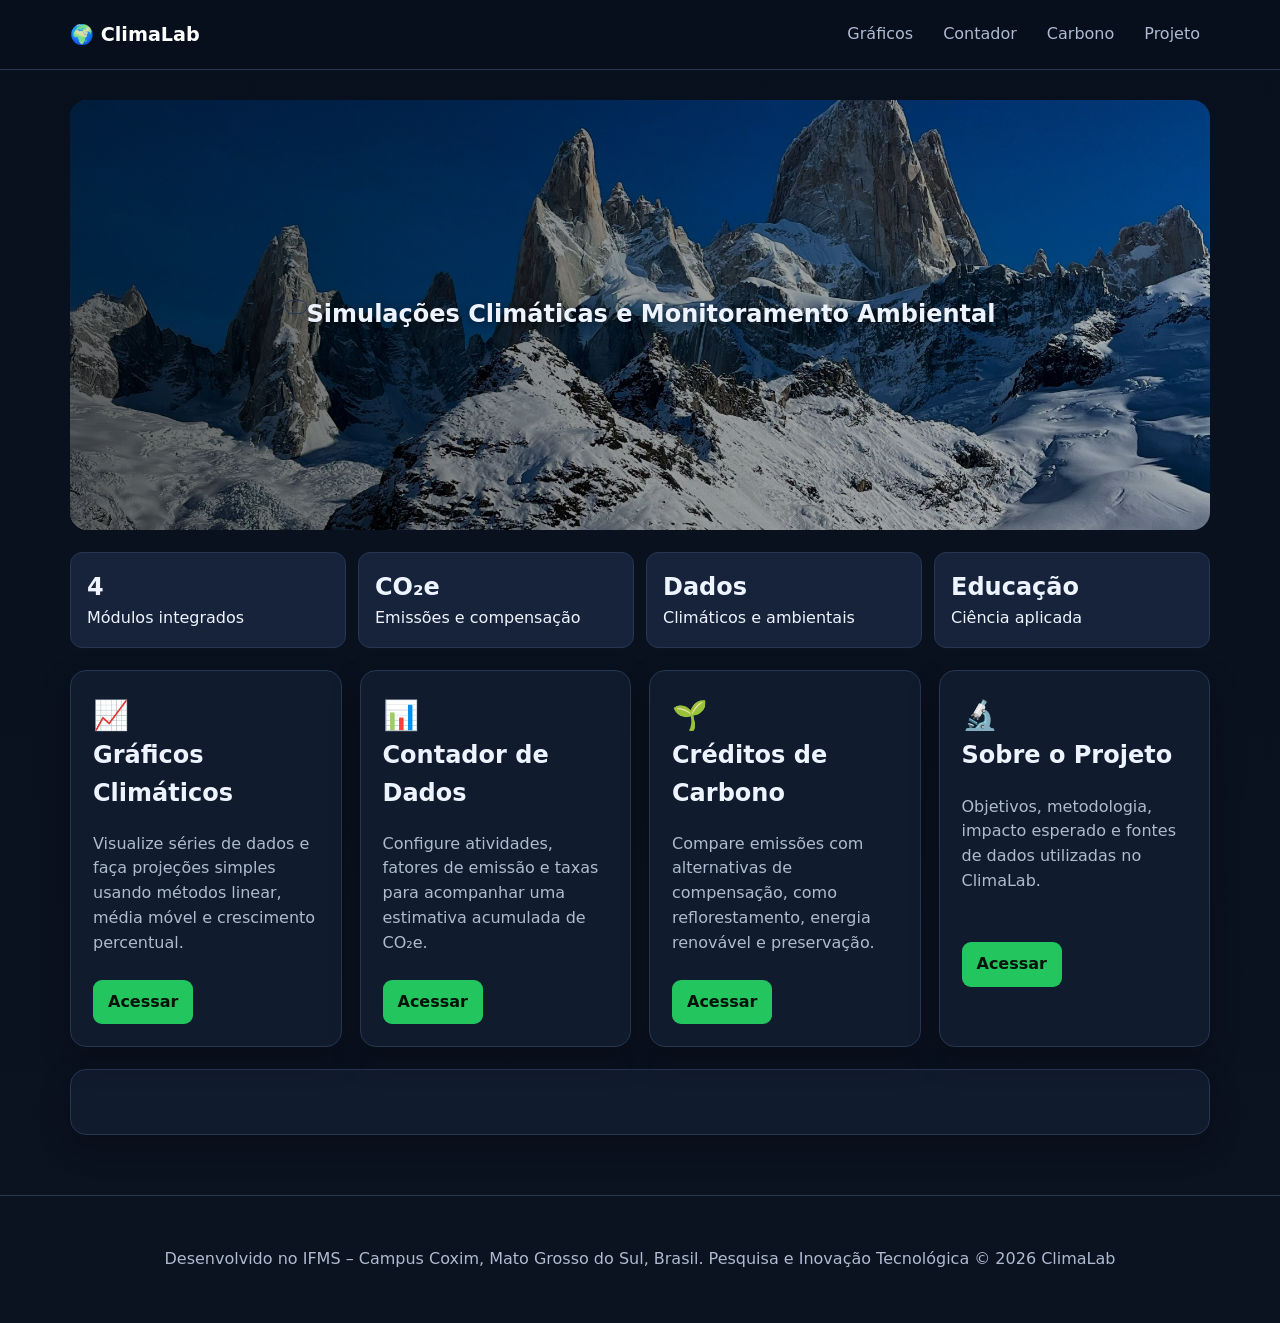
<file: index.html>
<!doctype html>
<html lang="pt-BR">

<head>
    <meta charset="utf-8">
    <meta name="viewport" content="width=device-width,initial-scale=1">
    <link rel="icon" type="image.png" href="earth.png">
    <title>ClimaLab — Simulações Climáticas e Monitoramento Ambiental</title>
    <link rel="stylesheet" href="css/climalab.css">
</head>

<body>
    <header class="site-header">
        <nav class="nav"><a class="brand" href="index.html">🌍 ClimaLab</a>
            <div class="nav-links">
                <a href="graficos.html">Gráficos</a>
                <a href="contador.html">Contador</a>
                <a href="carbono.html">Carbono</a>
                <a href="sobre.html">Projeto</a>
            </div>
        </nav>
    </header>
    <main class="container">
        <section class="hero-climalab"><span class="badge"></span>
            <h1>Simulações Climáticas e Monitoramento Ambiental</h1>
            <p></p>
            <br>
            <!-- <a class="cta" href="graficos.html">Explorar os dados →</a> 
            <a class="cta secondary" href="sobre.html">Conhecer o projeto</a> -->
        </section>
        <div class="stats">
            <div class="stat"><strong>4</strong><span>Módulos integrados</span></div>
            <div class="stat"><strong>CO₂e</strong><span>Emissões e compensação</span></div>
            <div class="stat"><strong>Dados</strong><span>Climáticos e ambientais</span></div>
            <div class="stat"><strong>Educação</strong><span>Ciência aplicada</span></div>
        </div>
        <section class="grid">
            <article class="card">
                <div class="icon">📈</div>
                <h2>Gráficos Climáticos</h2>
                <p>Visualize séries de dados e faça projeções simples usando métodos linear, média móvel e crescimento
                    percentual.</p><a class="cta" href="graficos.html">Acessar</a>
            </article>
            <article class="card">
                <div class="icon">📊</div>
                <h2>Contador de Dados</h2>
                <p>Configure atividades, fatores de emissão e taxas para acompanhar uma estimativa acumulada de CO₂e.
                </p><a class="cta" href="contador.html">Acessar</a>
            </article>
            <article class="card">
                <div class="icon">🌱</div>
                <h2>Créditos de Carbono</h2>
                <p>Compare emissões com alternativas de compensação, como reflorestamento, energia renovável e
                    preservação.</p><a class="cta" href="carbono.html">Acessar</a>
            </article>
            <article class="card">
                <div class="icon">🔬</div>
                <h2>Sobre o Projeto</h2>
                <p>Objetivos, metodologia, impacto esperado e fontes de dados utilizadas no ClimaLab.</p>
                <br>
                <a class="cta" href="sobre.html">Acessar</a>
            </article>
        </section>
        <section class="section" style="margin-top:22px">
            <h2></h2>
            <p class="muted"></p>
        </section>
    </main>
    <footer>
        <p>Desenvolvido no IFMS – Campus Coxim, Mato Grosso do Sul, Brasil. Pesquisa e Inovação Tecnológica © 2026
            ClimaLab</p>
    </footer>
    <script src="js/climalab.js"></script>
</body>

</html>
</file>
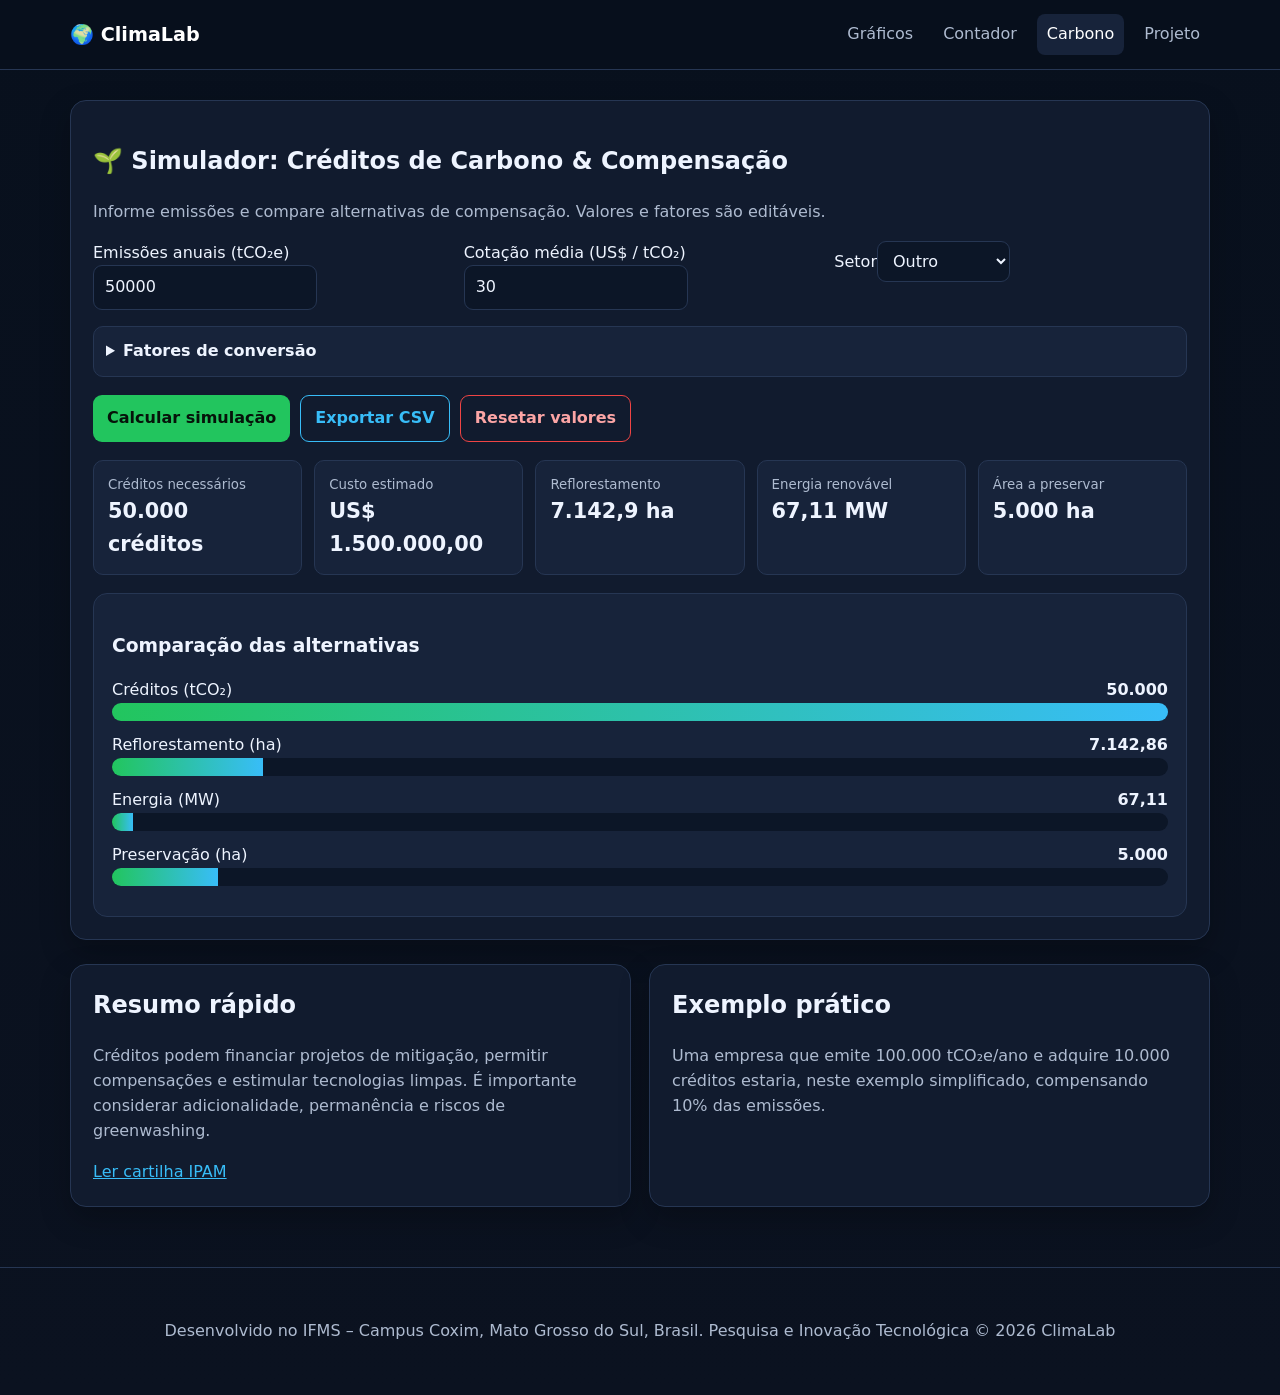
<file: carbono.html>
<!doctype html>
<html lang="pt-BR">

<head>
    <meta charset="utf-8">
    <meta name="viewport" content="width=device-width,initial-scale=1">
    <link rel="icon" type="image.png" href="earth.png">
    <title>ClimaLab — Créditos de Carbono</title>
    <link rel="stylesheet" href="css/climalab.css">
</head>

<body>
    <header class="site-header">
        <nav class="nav"><a class="brand" href="index.html">🌍 ClimaLab</a>
            <div class="nav-links"><a href="graficos.html">Gráficos</a><a href="contador.html">Contador</a><a
                    href="carbono.html">Carbono</a><a href="sobre.html">Projeto</a></div>
        </nav>
    </header>
    <main class="container">
        <section class="section">
            <h1>🌱 Simulador: Créditos de Carbono & Compensação</h1>
            <p class="muted">Informe emissões e compare alternativas de compensação. Valores e fatores são editáveis.
            </p>
            <div class="grid"><label>Emissões anuais (tCO₂e)<input id="emissions" type="number" min="0" value="50000"
                        step="1"></label><label>Cotação média (US$ / tCO₂)<input id="price" type="number" min="0"
                        value="30" step=".1"></label><label>Setor<select id="sector">
                        <option>Transporte</option>
                        <option>Energia</option>
                        <option>Agricultura</option>
                        <option>Indústria</option>
                        <option selected>Outro</option>
                    </select></label></div>
            <details style="margin-top:16px">
                <summary>Fatores de conversão</summary>
                <div class="grid" style="margin-top:12px"><label>Reflorestamento (tCO₂/ha/ano)<input id="fReforest"
                            type="number" min=".1" value="7" step=".1"></label><label>Energia renovável
                        (tCO₂/MW/ano)<input id="fMW" type="number" min="1" value="745"></label><label>Preservação
                        (tCO₂/ha/ano)<input id="fPreserve" type="number" min=".1" value="10" step=".1"></label></div>
            </details>
            <div class="controls"><button class="btn" id="run">Calcular simulação</button><button class="btn alt"
                    id="csv">Exportar CSV</button><button class="btn danger" id="reset">Resetar valores</button></div>
            <div class="result-grid">
                <div class="result"><small>Créditos necessários</small><strong id="credits">—</strong></div>
                <div class="result"><small>Custo estimado</small><strong id="cost">—</strong></div>
                <div class="result"><small>Reflorestamento</small><strong id="reforest">—</strong></div>
                <div class="result"><small>Energia renovável</small><strong id="mw">—</strong></div>
                <div class="result"><small>Área a preservar</small><strong id="preserve">—</strong></div>
            </div>
            <div class="chart-box">
                <h3>Comparação das alternativas</h3>
                <div id="bars"></div>
            </div>
        </section>
        <br>
        <section class="grid">
            <article class="card">
                <h2>Resumo rápido</h2>
                <p>Créditos podem financiar projetos de mitigação, permitir compensações e estimular tecnologias limpas.
                    É importante considerar adicionalidade, permanência e riscos de greenwashing.</p><a
                    href="https://ipam.org.br/cartilhas-ipam/o-que-e-e-como-funciona-o-mercado-de-carbono/"
                    target="_blank">Ler cartilha IPAM</a>
            </article>
            <article class="card">
                <h2>Exemplo prático</h2>
                <p>Uma empresa que emite 100.000 tCO₂e/ano e adquire 10.000 créditos estaria, neste exemplo
                    simplificado, compensando 10% das emissões.</p>
            </article>
        </section>
    </main>
    <footer>
        <p>Desenvolvido no IFMS – Campus Coxim, Mato Grosso do Sul, Brasil. Pesquisa e Inovação Tecnológica © 2026
            ClimaLab</p>
    </footer>
    <script>
        let result = {};
        const ids = ['emissions', 'price', 'fReforest', 'fMW', 'fPreserve'];
        const n = id => Number(document.getElementById(id).value) || 0;
        function calc() { let e = n('emissions'), p = n('price'), fr = n('fReforest') || 1, fm = n('fMW') || 1, fp = n('fPreserve') || 1; result = { credits: e, cost: e * p, reforest: e / fr, mw: e / fm, preserve: e / fp }; document.getElementById('credits').textContent = e.toLocaleString('pt-BR') + ' créditos'; document.getElementById('cost').textContent = 'US$ ' + (e * p).toLocaleString('pt-BR', { minimumFractionDigits: 2 }); document.getElementById('reforest').textContent = (e / fr).toLocaleString('pt-BR', { maximumFractionDigits: 1 }) + ' ha'; document.getElementById('mw').textContent = (e / fm).toLocaleString('pt-BR', { maximumFractionDigits: 2 }) + ' MW'; document.getElementById('preserve').textContent = (e / fp).toLocaleString('pt-BR', { maximumFractionDigits: 1 }) + ' ha'; let vals = [e, e / fr, e / fm, e / fp], labels = ['Créditos (tCO₂)', 'Reflorestamento (ha)', 'Energia (MW)', 'Preservação (ha)'], mx = Math.max(...vals, 1); document.getElementById('bars').innerHTML = vals.map((v, i) => `<div style="margin:12px 0"><div style="display:flex;justify-content:space-between"><span>${labels[i]}</span><b>${v.toLocaleString('pt-BR', { maximumFractionDigits: 2 })}</b></div><div style="height:18px;background:#0c1627;border-radius:9px;overflow:hidden"><div style="width:${Math.max(2, v / mx * 100)}%;height:100%;background:linear-gradient(90deg,#22c55e,#38bdf8)"></div></div></div>`).join('') }
        document.getElementById('run').onclick = calc; document.getElementById('reset').onclick = () => { document.getElementById('emissions').value = 50000; document.getElementById('price').value = 30; document.getElementById('fReforest').value = 7; document.getElementById('fMW').value = 745; document.getElementById('fPreserve').value = 10; calc() };
        document.getElementById('csv').onclick = () => { if (!result.credits) calc(); let csv = 'Indicador,Valor\\nCréditos,' + result.credits + '\\nCusto_USD,' + result.cost + '\\nReflorestamento_ha,' + result.reforest + '\\nEnergia_MW,' + result.mw + '\\nPreservacao_ha,' + result.preserve; let a = document.createElement('a'); a.href = URL.createObjectURL(new Blob([csv], { type: 'text/csv' })); a.download = 'climalab_creditos_carbono.csv'; a.click(); URL.revokeObjectURL(a.href) }; calc();
    </script>
    <script src="js/climalab.js"></script>
</body>

</html>
</file>
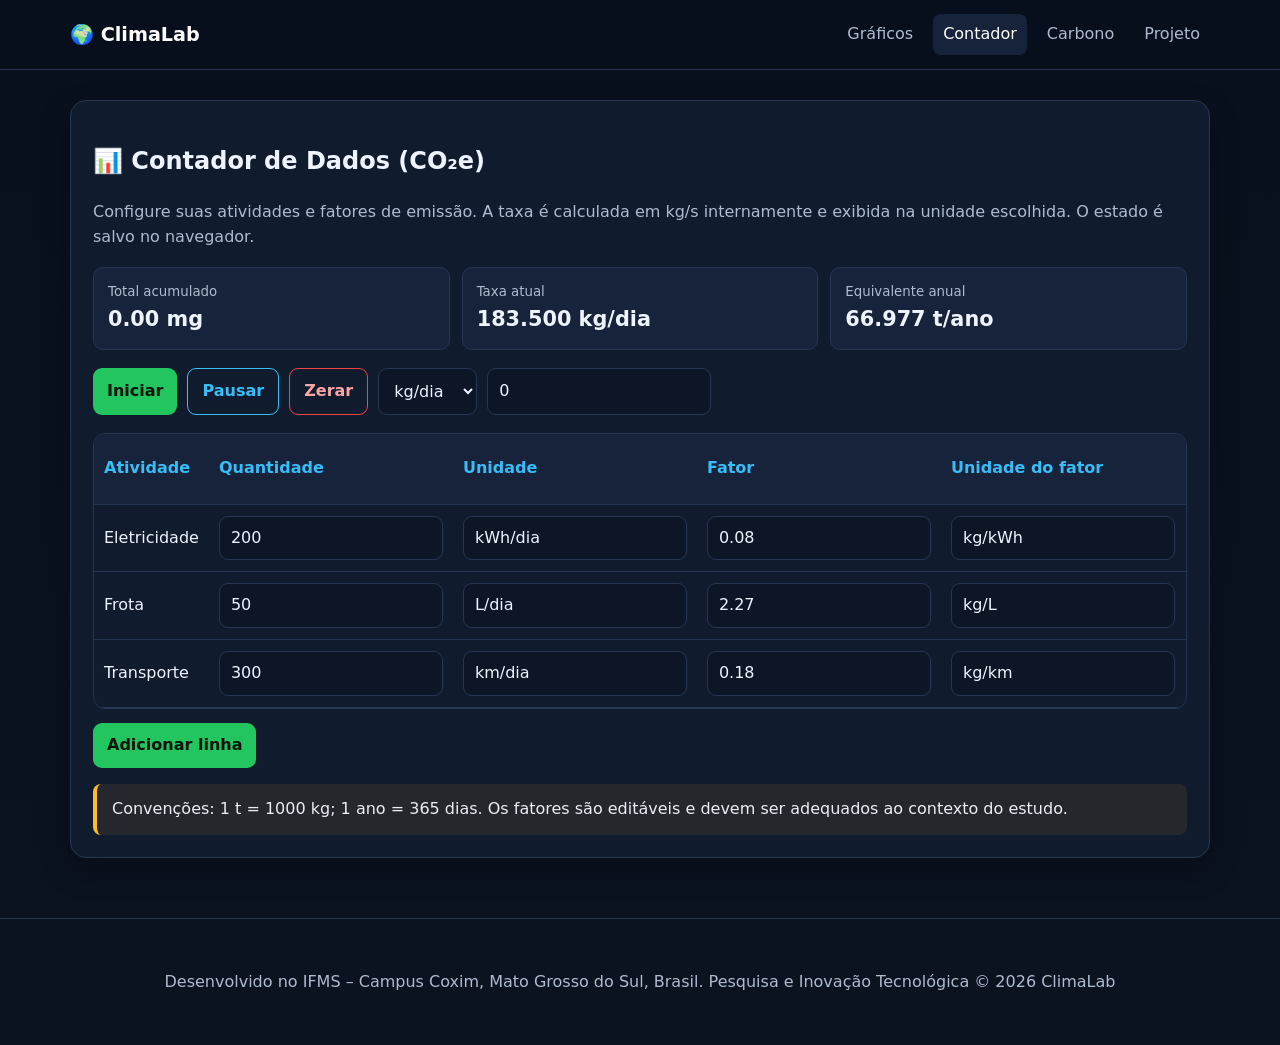
<file: contador.html>
<!doctype html>
<html lang="pt-BR">

<head>
  <meta charset="utf-8">
  <meta name="viewport" content="width=device-width,initial-scale=1">
  <link rel="icon" type="image.png" href="earth.png">
  <title>ClimaLab — Contador de Dados</title>
  <link rel="stylesheet" href="css/climalab.css">
</head>

<body>
  <header class="site-header">
    <nav class="nav"><a class="brand" href="index.html">🌍 ClimaLab</a>
      <div class="nav-links"><a href="graficos.html">Gráficos</a><a href="contador.html">Contador</a><a
          href="carbono.html">Carbono</a><a href="sobre.html">Projeto</a></div>
    </nav>
  </header>
  <main class="container">
    <section class="section">
      <h1>📊 Contador de Dados (CO₂e)</h1>
      <p class="muted">Configure suas atividades e fatores de emissão. A taxa é calculada em kg/s internamente e exibida
        na unidade escolhida. O estado é salvo no navegador.</p>
      <div class="result-grid">
        <div class="result"><small>Total acumulado</small><strong id="total">0 kg</strong></div>
        <div class="result"><small>Taxa atual</small><strong id="taxa">0 kg/s</strong></div>
        <div class="result"><small>Equivalente anual</small><strong id="anual">0 t/ano</strong></div>
      </div>
      <div class="controls"><button class="btn" id="btnStart">Iniciar</button><button class="btn alt"
          id="btnPause">Pausar</button><button class="btn danger" id="btnReset">Zerar</button>
        <select id="unit">
          <option value="per_sec">kg/s</option>
          <option value="per_min">kg/min</option>
          <option value="per_hour">kg/h</option>
          <option value="per_day">kg/dia</option>
          <option value="per_year">t/ano</option>
        </select><input id="initial" type="number" step="any" value="0" placeholder="Valor inicial">
      </div>
      <div class="table-wrap">
        <table id="tbl">
          <thead>
            <tr>
              <th>Atividade</th>
              <th>Quantidade</th>
              <th>Unidade</th>
              <th>Fator</th>
              <th>Unidade do fator</th>
              <th>Taxa equivalente</th>
              <th></th>
            </tr>
          </thead>
          <tbody></tbody>
        </table>
      </div>
      <button class="btn" id="add" style="margin-top:14px">Adicionar linha</button>
      <div class="notice" style="margin-top:16px">Convenções: 1 t = 1000 kg; 1 ano = 365 dias. Os fatores são editáveis
        e devem ser adequados ao contexto do estudo.</div>
    </section>
  </main>
  <footer>
    <p>Desenvolvido no IFMS – Campus Coxim, Mato Grosso do Sul, Brasil. Pesquisa e Inovação Tecnológica © 2026 ClimaLab
    </p>
  </footer>
  <script>
    const KEY = 'climalab_counter_state_v3';
    let state = JSON.parse(localStorage.getItem(KEY) || 'null') || {
      initial: 0, unit: 'per_day', running: false, accumulated: 0,
      rows: [
        { name: 'Eletricidade', q: 200, qUnit: 'kWh/dia', factor: .08, fUnit: 'kg/kWh' },
        { name: 'Frota', q: 50, qUnit: 'L/dia', factor: 2.27, fUnit: 'kg/L' },
        { name: 'Transporte', q: 300, qUnit: 'km/dia', factor: .18, fUnit: 'kg/km' }
      ]
    };

    const SEC = {
      per_sec: 1, per_min: 60, per_hour: 3600, per_day: 86400, per_year: 31536000
    };

    function unitSeconds(u) {
      const m = String(u || '').trim().toLowerCase().match(/\/\s*(s|seg|min|h|hora|dia|d|ano|a)/);
      if (!m) return 1;
      return {
        s: 1, seg: 1, min: 60, h: 3600, hora: 3600,
        dia: 86400, d: 86400, ano: 31536000, a: 31536000
      }[m[1]] || 1;
    }

    /* Todas as taxas internas são convertidas para kg/s. */
    function emissionRateKgPerSec() {
      return state.rows.reduce((sum, r) => {
        const q = Number(r.q) || 0;
        const factor = Number(r.factor) || 0;
        return sum + (q / unitSeconds(r.qUnit)) * factor;
      }, 0);
    }

    function formatMass(kg) {
      kg = Math.max(0, Number(kg) || 0);
      if (kg < 0.001) return (kg * 1e6).toFixed(2) + ' mg';
      if (kg < 1) return (kg * 1000).toFixed(2) + ' g';
      if (kg < 1000) return kg.toFixed(2) + ' kg';
      if (kg < 1e6) return (kg / 1000).toFixed(3) + ' t';
      return (kg / 1e6).toFixed(3) + ' kt';
    }

    function formatRate(rateKgPerSec, unit) {
      if (unit === 'per_year')
        return (rateKgPerSec * 31536000 / 1000).toFixed(3) + ' t/ano';
      const multiplier = SEC[unit] || 86400;
      const suffix = { per_sec: 'kg/s', per_min: 'kg/min', per_hour: 'kg/h', per_day: 'kg/dia' }[unit] || 'kg/dia';
      const value = rateKgPerSec * multiplier;
      if (value < 0.01) return (value * 1000).toFixed(2) + ' g/' + suffix.split('/')[1];
      return value.toFixed(3) + ' ' + suffix;
    }

    function save() { localStorage.setItem(KEY, JSON.stringify(state)); }

    function render() {
      const tb = document.querySelector('#tbl tbody');
      tb.innerHTML = '';
      state.rows.forEach((r, i) => {
        const tr = document.createElement('tr');
        tr.innerHTML = `<td contenteditable="true">${r.name}</td>
      <td><input type="number" step="any" value="${r.q}"></td>
      <td><input value="${r.qUnit}"></td>
      <td><input type="number" step="any" value="${r.factor}"></td>
      <td><input value="${r.fUnit}"></td>
      <td class="eq"></td>
      <td><button class="btn danger del">Excluir</button></td>`;
        tr.querySelectorAll('input').forEach((el, j) => {
          el.oninput = () => {
            [r.q, r.qUnit, r.factor, r.fUnit][j] = (j === 0 || j === 2) ? Number(el.value) : el.value;
            save(); calc();
          };
        });
        tr.children[0].oninput = () => {
          r.name = tr.children[0].textContent;
          save();
        };
        tr.querySelector('.del').onclick = () => {
          state.rows.splice(i, 1);
          save(); render(); calc();
        };
        tb.appendChild(tr);
      });
      calc();
    }

    function calc() {
      const r = emissionRateKgPerSec();

      document.querySelectorAll('.eq').forEach((e, i) => {
        const row = state.rows[i];
        const rowRate = (Number(row.q) || 0) / unitSeconds(row.qUnit) * (Number(row.factor) || 0);
        e.textContent = formatRate(rowRate, 'per_sec');
      });

      document.getElementById('taxa').textContent = formatRate(r, state.unit);
      document.getElementById('anual').textContent = (r * 31536000 / 1000).toFixed(3) + ' t/ano';
      document.getElementById('total').textContent = formatMass(state.accumulated);

      const sel = document.getElementById('unit');
      if (sel.value !== state.unit) sel.value = state.unit;
    }

    let last = performance.now();

    function tick(t) {
      const dt = Math.min((t - last) / 1000, 1);
      last = t;
      if (state.running) {
        state.accumulated += emissionRateKgPerSec() * dt;
        calc();
        save();
      }
      requestAnimationFrame(tick);
    }

    document.getElementById('add').onclick = () => {
      state.rows.push({ name: 'Nova atividade', q: 0, qUnit: 'kg/dia', factor: 0, fUnit: 'kg/kg' });
      save(); render();
    };

    document.getElementById('btnStart').onclick = () => {
      state.running = true;
      last = performance.now();
      save(); calc();
    };

    document.getElementById('btnPause').onclick = () => {
      state.running = false;
      save(); calc();
    };

    document.getElementById('btnReset').onclick = () => {
      state.running = false;
      state.initial = Number(document.getElementById('initial').value) || 0;
      state.accumulated = state.initial;
      last = performance.now();
      save(); calc();
    };

    document.getElementById('unit').value = state.unit;
    document.getElementById('unit').onchange = e => {
      state.unit = e.target.value;
      save(); calc();
    };

    document.getElementById('initial').value = state.initial;

    render();
    requestAnimationFrame(tick);
  </script>
  <script src="js/climalab.js"></script>
</body>

</html>
</file>
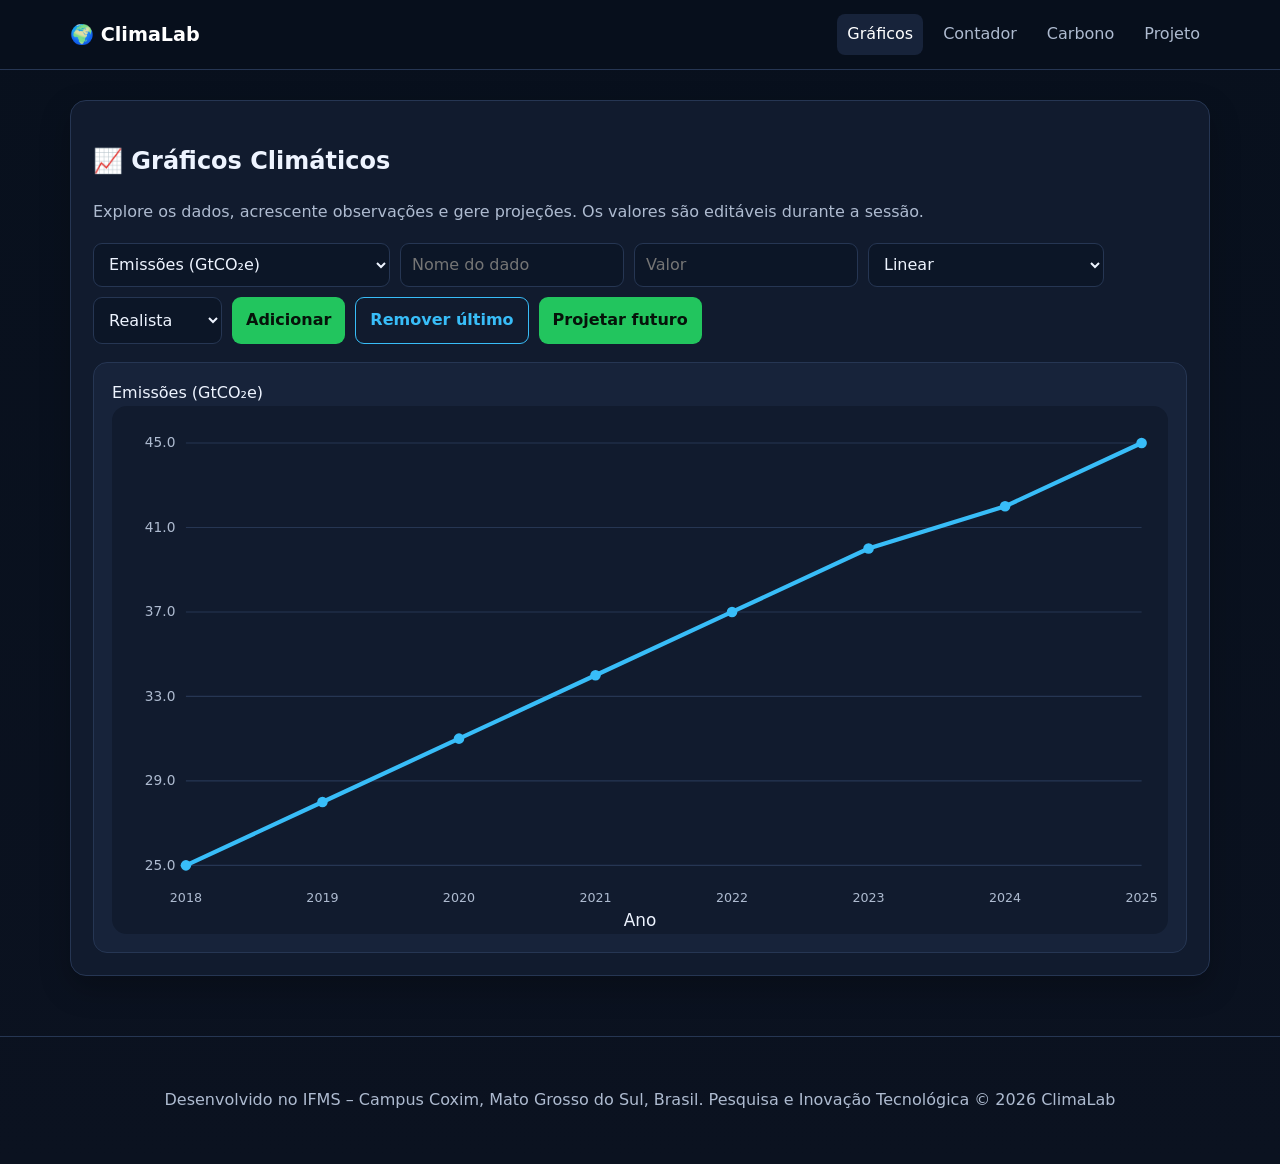
<file: graficos.html>
<!doctype html>
<html lang="pt-BR">

<head>
    <meta charset="utf-8">
    <meta name="viewport" content="width=device-width,initial-scale=1">
    <link rel="icon" type="image.png" href="earth.png">
    <title>ClimaLab — Gráficos Climáticos</title>
    <link rel="stylesheet" href="css/climalab.css">
</head>

<body>
    <header class="site-header">
        <nav class="nav"><a class="brand" href="index.html">🌍 ClimaLab</a>
            <div class="nav-links">
                <a href="graficos.html">Gráficos</a>
                <a href="contador.html">Contador</a>
                <a href="carbono.html">Carbono</a>
                <a href="sobre.html">Projeto</a>
            </div>
        </nav>
    </header>
    <main class="container">
        <section class="section">
            <h1>📈 Gráficos Climáticos</h1>
            <p class="muted">Explore os dados, acrescente observações e gere projeções. Os valores são editáveis durante a sessão.</p>
            <div class="controls">
                <select id="chartSelector"></select>
                <input id="labelInput" placeholder="Nome do dado">
                <input id="valueInput" type="number" step="any" placeholder="Valor">
                <select id="methodSelector">
                    <option value="linear">Linear</option>
                    <option value="media">Média móvel</option>
                    <option value="percentual">Crescimento percentual</option>
                </select>
                <select id="scenarioSelector">
                    <option value="otimista">Otimista</option>
                    <option value="real" selected>Realista</option>
                    <option value="pessimista">Pessimista</option>
                </select>
                <button class="btn" id="addBtn">Adicionar</button>
                <button class="btn alt" id="removeBtn">Remover último</button>
                <button class="btn" id="projectBtn">Projetar futuro</button>
            </div>
            <div class="chart-box">
                <div id="chartTitle"></div>
                <svg id="chart" viewBox="0 0 1000 500" role="img" aria-label="Gráfico climático"></svg>
            </div>
        </section>
    </main>
    <footer>
        <p>Desenvolvido no IFMS – Campus Coxim, Mato Grosso do Sul, Brasil. Pesquisa e Inovação Tecnológica © 2026 ClimaLab</p>
    </footer>
    <script>
        const datasets = { 
            emissoes: { label: 'Emissões (GtCO₂e)', data: [25, 28, 31, 34, 37, 40, 42, 45] }, 
            temperatura: { label: 'Temperatura Média (°C)', data: [14, 14.2, 14.4, 14.6, 14.9, 15.1, 15.3, 15.6] },
            queimadas: { label: 'Focos de Queimadas (milhares)', data: [180, 195, 220, 210, 240, 260, 285, 310] }
        };
        let charts = {};
        const sel = document.getElementById('chartSelector'), svg = document.getElementById('chart');

        Object.keys(datasets).forEach((k) => { 
            let o = document.createElement('option'); 
            o.value = k; 
            o.textContent = datasets[k].label; 
            sel.appendChild(o); 
            charts[k] = { 
                labels: [2018, 2019, 2020, 2021, 2022, 2023, 2024, 2025], 
                data: [...datasets[k].data], 
                projections: [] 
            }; 
        });

        function draw() {
            const key = sel.value, d = charts[key], all = d.data; 
            document.getElementById('chartTitle').textContent = datasets[key].label;
            
            const W = 1000, H = 500, p = { l: 70, r: 25, t: 35, b: 65 };
            const values = [...all, ...d.projections.map(x => x.value)];
            const min = Math.min(...values), max = Math.max(...values), range = (max - min) || 1;
            
            let s = `<rect x="0" y="0" width="${W}" height="${H}" rx="14" fill="#111b2e"/>`;
            
            // Eixo Y e linhas de grade
            for (let i = 0; i < 6; i++) { 
                let y = p.t + i * (H - p.t - p.b) / 5;
                let val = max - (range * i / 5); 
                s += `<line x1="${p.l}" x2="${W - p.r}" y1="${y}" y2="${y}" stroke="#263653"/>`; 
                s += `<text x="${p.l - 10}" y="${y + 4}" text-anchor="end" fill="#aebbd0" font-size="13">${val.toFixed(1)}</text>`; 
            }
            
            const labels = [...d.labels, ...d.projections.map(x => x.label)];
            const pts = values.map((v, i) => [
                p.l + i * (W - p.l - p.r) / Math.max(1, labels.length - 1), 
                p.t + (max - v) / range * (H - p.t - p.b)
            ]);
            
            // Linha de dados históricos
            s += `<polyline fill="none" stroke="#38bdf8" stroke-width="4" points="${pts.slice(0, all.length).map(x => x.join(',')).join(' ')}"/>`;
            pts.slice(0, all.length).forEach((x, i) => {
                s += `<circle cx="${x[0]}" cy="${x[1]}" r="5" fill="#38bdf8"/>`;
                s += `<text x="${x[0]}" y="${H - 30}" text-anchor="middle" fill="#aebbd0" font-size="12">${labels[i]}</text>`;
            });
            
            // Linha de projeção
            if (d.projections.length) { 
                let pp = pts.slice(all.length - 1); 
                s += `<polyline fill="none" stroke="#fbbf24" stroke-width="3" stroke-dasharray="8 6" points="${pp.map(x => x.join(',')).join(' ')}"/>`; 
                d.projections.forEach((x, j) => { 
                    let pt = pts[all.length + j]; 
                    s += `<circle cx="${pt[0]}" cy="${pt[1]}" r="4" fill="#fbbf24"/>`;
                    s += `<text x="${pt[0]}" y="${H - 30}" text-anchor="middle" fill="#fbbf24" font-size="12">${x.label}</text>`;
                }); 
            }
            
            s += `<text x="${W / 2}" y="${H - 8}" text-anchor="middle" fill="#eef4ff">Ano</text>`; 
            svg.innerHTML = s;
        }

        function add() { 
            let l = document.getElementById('labelInput').value.trim();
            let v = Number(document.getElementById('valueInput').value); 
            if (!l || !Number.isFinite(v)) return; 
            
            let d = charts[sel.value]; 
            d.labels.push(l); 
            d.data.push(v); 
            d.projections = []; 
            document.getElementById('labelInput').value = ''; 
            document.getElementById('valueInput').value = ''; 
            draw(); 
        }

        function remove() { 
            let d = charts[sel.value]; 
            if (d.data.length > 1) { 
                d.labels.pop(); 
                d.data.pop(); 
                d.projections = []; 
                draw(); 
            } 
        }

        function project() { 
            let d = charts[sel.value];
            let method = document.getElementById('methodSelector').value;
            let scenario = document.getElementById('scenarioSelector').value; 
            
            if (d.data.length < 2) return; 

            // Fatores de ajuste conforme o cenário escolhido
            const scenarioFactors = { otimista: 0.5, real: 1.0, pessimista: 1.5 };
            let factor = scenarioFactors[scenario];
            
            d.projections = [];
            let currentVal = d.data[d.data.length - 1];

            if (method === 'linear') {
                // Variação baseada na diferença entre o último e penúltimo valor
                let last = d.data[d.data.length - 1];
                let prev = d.data[d.data.length - 2];
                let step = (last - prev) * factor;

                for (let i = 1; i <= 5; i++) {
                    let v = last + step * i;
                    d.projections.push({ label: 'P' + i, value: v });
                }
            } else if (method === 'media') {
                // Média incremental das diferenças recentes (até aos últimos 3 intervalos)
                let n = Math.min(3, d.data.length - 1);
                let diffSum = 0;
                for (let i = d.data.length - 1; i >= d.data.length - n; i--) {
                    diffSum += (d.data[i] - d.data[i - 1]);
                }
                let avgDiff = (diffSum / n) * factor;

                let tempVal = currentVal;
                for (let i = 1; i <= 5; i++) {
                    tempVal += avgDiff;
                    d.projections.push({ label: 'P' + i, value: tempVal });
                }
            } else if (method === 'percentual') {
                // Taxa de variação percentual média com proteção para valores zerados/negativos
                let last = d.data[d.data.length - 1];
                let prev = d.data[d.data.length - 2];
                let baseRate = prev !== 0 ? (last - prev) / Math.abs(prev) : 0;
                let adjustedRate = baseRate * factor;

                let tempVal = currentVal;
                for (let i = 1; i <= 5; i++) {
                    tempVal = tempVal * (1 + adjustedRate);
                    d.projections.push({ label: 'P' + i, value: tempVal });
                }
            }

            draw(); 
        }

        sel.onchange = draw; 
        document.getElementById('addBtn').onclick = add; 
        document.getElementById('removeBtn').onclick = remove; 
        document.getElementById('projectBtn').onclick = project; 
        draw();
    </script>
    <script src="js/climalab.js"></script>
</body>

</html>
</file>
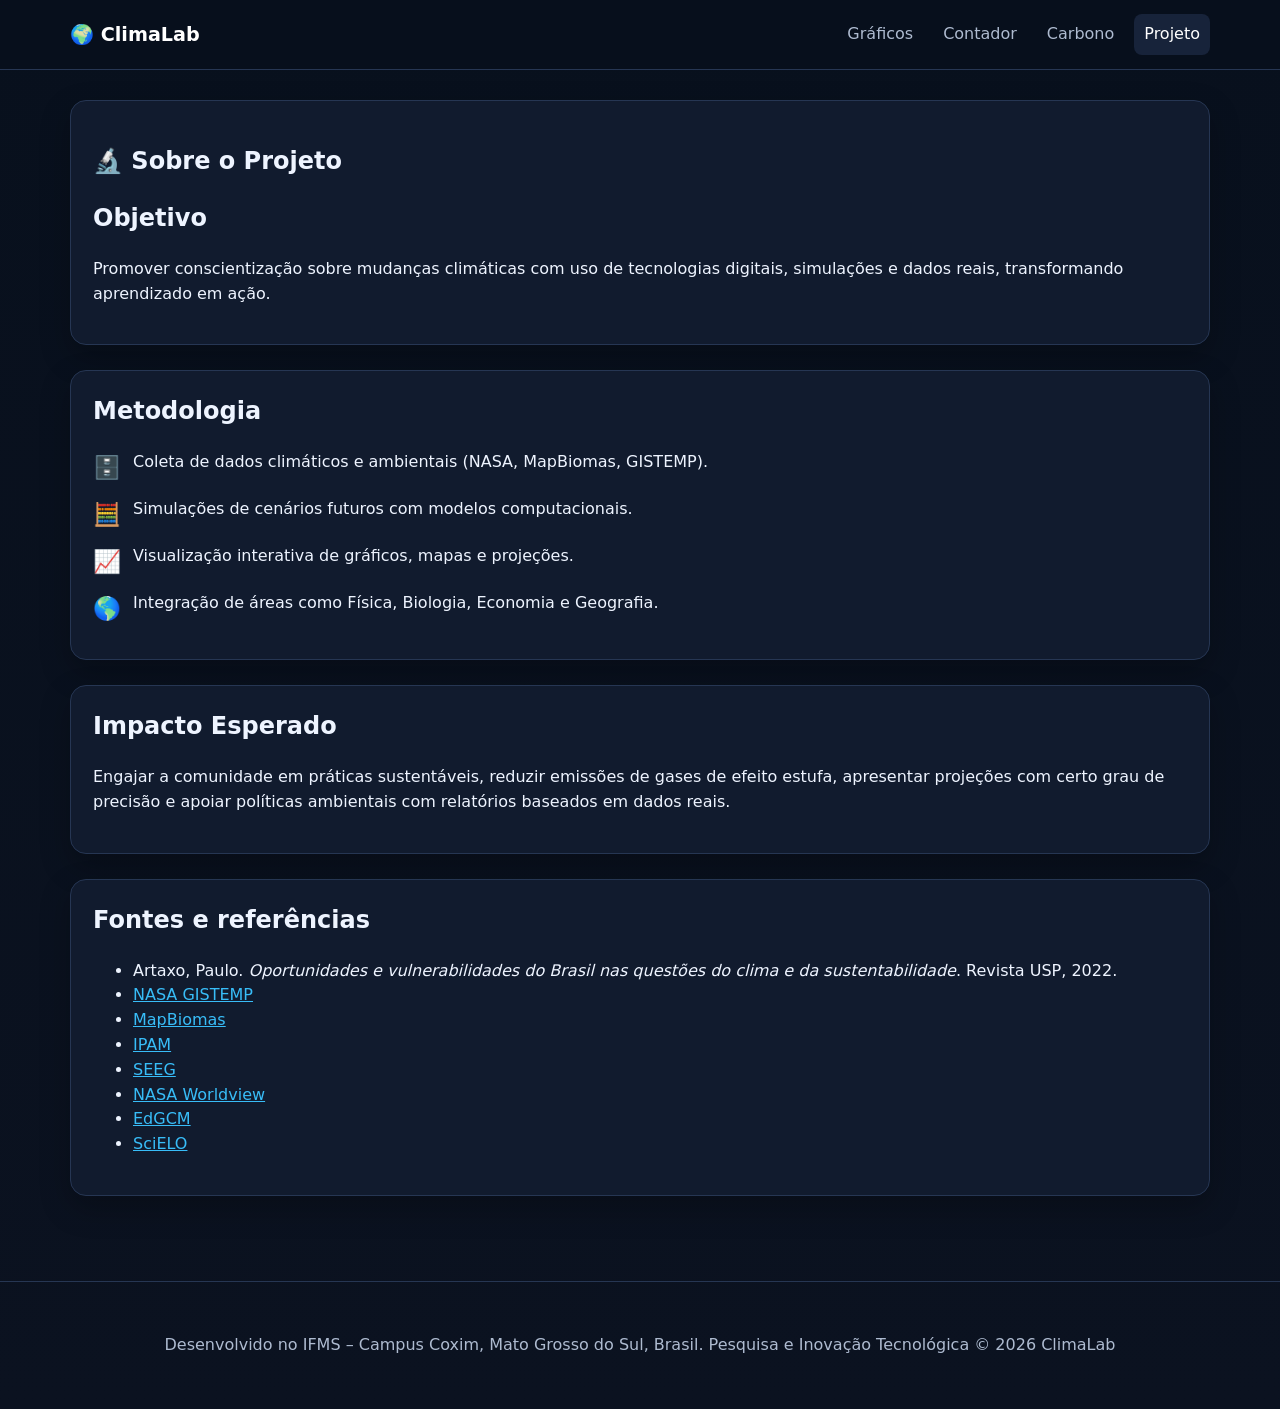
<file: sobre.html>
<!doctype html>
<html lang="pt-BR">

<head>
    <meta charset="utf-8">
    <meta name="viewport" content="width=device-width,initial-scale=1">
    <link rel="icon" type="image.png" href="earth.png">
    <title>ClimaLab — Sobre o Projeto</title>
    <link rel="stylesheet" href="css/climalab.css">
</head>

<body>
    <header class="site-header">
        <nav class="nav"><a class="brand" href="index.html">🌍 ClimaLab</a>
            <div class="nav-links"><a href="graficos.html">Gráficos</a><a href="contador.html">Contador</a><a
                    href="carbono.html">Carbono</a><a href="sobre.html">Projeto</a></div>
        </nav>
    </header>
    <main class="container">
        <section class="section">
            <h1>🔬 Sobre o Projeto</h1>
            <h2>Objetivo</h2>
            <p>Promover conscientização sobre mudanças climáticas com uso de tecnologias digitais, simulações e dados
                reais, transformando aprendizado em ação.</p>
        </section>
        <br>
        <section class="section">
            <h2>Metodologia</h2>
            <div class="feature"><span>🗄️</span><span>Coleta de dados climáticos e ambientais (NASA, MapBiomas,
                    GISTEMP).</span></div>
            <div class="feature"><span>🧮</span><span>Simulações de cenários futuros com modelos computacionais.</span>
            </div>
            <div class="feature"><span>📈</span><span>Visualização interativa de gráficos, mapas e projeções.</span>
            </div>
            <div class="feature"><span>🌎</span><span>Integração de áreas como Física, Biologia, Economia e
                    Geografia.</span></div>
        </section> 
        <br>
        <section class="section">
            <h2>Impacto Esperado</h2>
            <p>Engajar a comunidade em práticas sustentáveis, reduzir emissões de gases de efeito estufa, apresentar
                projeções com certo grau de precisão e apoiar políticas ambientais com relatórios baseados em dados
                reais.</p>
        </section>
        <br>
        <section class="section">
            <h2>Fontes e referências</h2>
            <ul>
                <li>Artaxo, Paulo. <em>Oportunidades e vulnerabilidades do Brasil nas questões do clima e da
                        sustentabilidade</em>. Revista USP, 2022.</li>
                <li><a href="https://data.giss.nasa.gov/gistemp/" target="_blank">NASA GISTEMP</a></li>
                <li><a href="https://mapbiomas.org/" target="_blank">MapBiomas</a></li>
                <li><a href="https://ipam.org.br/" target="_blank">IPAM</a></li>
                <li><a href="https://seeg.eco.br/" target="_blank">SEEG</a></li>
                <li><a href="https://worldview.earthdata.nasa.gov/" target="_blank">NASA Worldview</a></li>
                <li><a href="https://edgcm.columbia.edu/" target="_blank">EdGCM</a></li>
                <li><a href="https://www.scielo.br/" target="_blank">SciELO</a></li>
            </ul>
        </section>
        <br>

    </main>
    <footer>
        <p>Desenvolvido no IFMS – Campus Coxim, Mato Grosso do Sul, Brasil. Pesquisa e Inovação Tecnológica © 2026
            ClimaLab</p>
    </footer>
    <script src="js/climalab.js"></script>
</body>

</html>
</file>
<file: css/climalab.css>
:root {
    --bg: #0b1220;
    --panel: #111b2e;
    --panel2: #17233a;
    --text: #eef4ff;
    --muted: #aebbd0;
    --accent: #22c55e;
    --accent2: #38bdf8;
    --gold: #fbbf24;
    --danger: #ef4444;
    --border: #263653;
    --shadow: 0 12px 30px rgba(0, 0, 0, .25);
}

* {
    box-sizing: border-box
}

html {
    scroll-behavior: smooth
}

body {
    margin: 0;
    font-family: system-ui, -apple-system, Segoe UI, Roboto, Arial, sans-serif;
    background: linear-gradient(180deg, #08101d, #0b1220);
    color: var(--text);
    line-height: 1.55
}

a {
    color: var(--accent2)
}

button,
input,
select {
    font: inherit
}

button {
    cursor: pointer
}

.site-header {
    position: sticky;
    top: 0;
    z-index: 10;
    background: rgba(8, 16, 29, .92);
    backdrop-filter: blur(10px);
    border-bottom: 1px solid var(--border)
}

.nav {
    max-width: 1180px;
    margin: auto;
    padding: 14px 20px;
    display: flex;
    align-items: center;
    gap: 20px;
    justify-content: space-between
}

.brand {
    font-weight: 800;
    color: #fff;
    text-decoration: none;
    font-size: 1.2rem
}

.nav-links {
    display: flex;
    gap: 10px;
    flex-wrap: wrap
}

.nav-links a {
    padding: 8px 10px;
    text-decoration: none;
    color: var(--muted);
    border-radius: 8px
}

.nav-links a:hover,
.nav-links a.active {
    color: #fff;
    background: var(--panel2)
}

.container {
    max-width: 1180px;
    margin: auto;
    padding: 30px 20px
}

.hero {
    padding: 70px 30px;
    border: 1px solid var(--border);
    border-radius: 24px;
    background: radial-gradient(circle at 85% 15%, rgba(56, 189, 248, .18), transparent 35%), radial-gradient(circle at 10% 90%, rgba(34, 197, 94, .12), transparent 30%), var(--panel);
    box-shadow: var(--shadow)
}

.hero h1 {
    font-size: clamp(2.2rem, 5vw, 4rem);
    line-height: 1.05;
    margin: 0 0 16px
}

.hero p {
    max-width: 780px;
    color: var(--muted);
    font-size: 1.1rem
}

.badge {
    display: inline-block;
    padding: 6px 10px;
    border: 1px solid var(--border);
    border-radius: 999px;
    color: var(--accent2);
    font-size: .85rem;
    margin-bottom: 15px
}

.grid {
    display: grid;
    grid-template-columns: repeat(auto-fit, minmax(250px, 1fr));
    gap: 18px
}

.card,
.section {
    background: var(--panel);
    border: 1px solid var(--border);
    border-radius: 16px;
    padding: 22px;
    box-shadow: var(--shadow)
}

.card h2,
.card h3,
.section h2 {
    margin-top: 0
}

.card p,
.muted {
    color: var(--muted)
}

.card .icon {
    font-size: 1.8rem
}

.cta {
    display: inline-flex;
    gap: 8px;
    align-items: center;
    padding: 10px 15px;
    border-radius: 9px;
    text-decoration: none;
    background: var(--accent);
    color: #06130a;
    font-weight: 800;
    margin-top: 8px
}

.secondary {
    background: transparent;
    color: var(--accent2);
    border: 1px solid var(--accent2)
}

.stats {
    display: grid;
    grid-template-columns: repeat(auto-fit, minmax(180px, 1fr));
    gap: 12px;
    margin: 22px 0
}

.stat {
    background: var(--panel2);
    border: 1px solid var(--border);
    border-radius: 12px;
    padding: 16px
}

.stat strong {
    display: block;
    font-size: 1.5rem
}

footer {
    text-align: center;
    color: var(--muted);
    padding: 35px 20px;
    border-top: 1px solid var(--border);
    margin-top: 30px
}

.controls {
    display: flex;
    flex-wrap: wrap;
    gap: 10px;
    margin: 18px 0
}

.controls>* {
    min-height: 42px
}

input,
select {
    background: #0c1627;
    color: var(--text);
    border: 1px solid var(--border);
    border-radius: 9px;
    padding: 9px 11px
}

.btn {
    border: 0;
    border-radius: 9px;
    padding: 10px 14px;
    background: var(--accent);
    color: #06130a;
    font-weight: 800
}

.btn.alt {
    background: transparent;
    color: var(--accent2);
    border: 1px solid var(--accent2)
}

.btn.danger {
    background: transparent;
    color: #fca5a5;
    border: 1px solid var(--danger)
}

.table-wrap {
    overflow: auto;
    border: 1px solid var(--border);
    border-radius: 12px
}

table {
    width: 100%;
    border-collapse: collapse;
    min-width: 760px
}

th,
td {
    padding: 10px;
    border-bottom: 1px solid var(--border);
    text-align: left
}

th {
    color: var(--accent2);
    background: var(--panel2)
}

.result-grid {
    display: grid;
    grid-template-columns: repeat(auto-fit, minmax(170px, 1fr));
    gap: 12px;
    margin-top: 18px
}

.result {
    background: var(--panel2);
    padding: 14px;
    border-radius: 10px;
    border: 1px solid var(--border)
}

.result small {
    color: var(--muted);
    display: block
}

.result strong {
    font-size: 1.3rem
}

.chart-box {
    margin-top: 18px;
    padding: 18px;
    background: var(--panel2);
    border: 1px solid var(--border);
    border-radius: 14px
}

svg {
    width: 100%;
    height: auto;
    display: block
}

.notice {
    padding: 13px 15px;
    border-left: 4px solid var(--gold);
    background: rgba(251, 191, 36, .08);
    color: #e9eef7;
    border-radius: 8px
}

details {
    background: var(--panel2);
    border: 1px solid var(--border);
    border-radius: 10px;
    padding: 12px
}

summary {
    cursor: pointer;
    font-weight: 700
}

.feature {
    display: flex;
    gap: 12px;
    align-items: flex-start;
    margin: 12px 0
}

.feature span:first-child {
    font-size: 1.4rem
}

@media(max-width:700px) {
    .nav {
        align-items: flex-start;
        flex-direction: column
    }

    .hero {
        padding: 40px 22px
    }

    .container {
        padding: 22px 14px
    }
}


/* Destaque principal do ClimaLab */
.hero-climalab {
    position: relative;
    min-height: 430px;
    display: flex;
    align-items: center;
    justify-content: center;
    overflow: hidden;
    isolation: isolate;
    background-image: url("../assets/fundo-climalab.jpg");
    background-size: cover;
    background-position: center center;
    background-repeat: no-repeat;
    border-radius: 18px;
}

.hero-climalab::before {
    content: "";
    position: absolute;
    inset: 0;
    z-index: -1;
    background: linear-gradient(90deg,
            rgba(0, 0, 0, 0.62) 0%,
            rgba(0, 0, 0, 0.40) 50%,
            rgba(0, 0, 0, 0.28) 100%);
}

.hero-climalab h1,
.hero-climalab h2,
.hero-climalab h3,
.hero-climalab p {
    position: relative;
    z-index: 1;
}

.hero-climalab h1,
.hero-climalab h2 {
    text-shadow: 0 2px 8px rgba(0, 0, 0, 0.55);
}

@media (max-width: 700px) {
    .hero-climalab {
        min-height: 360px;
        background-position: center center;
    }
}
</file>
